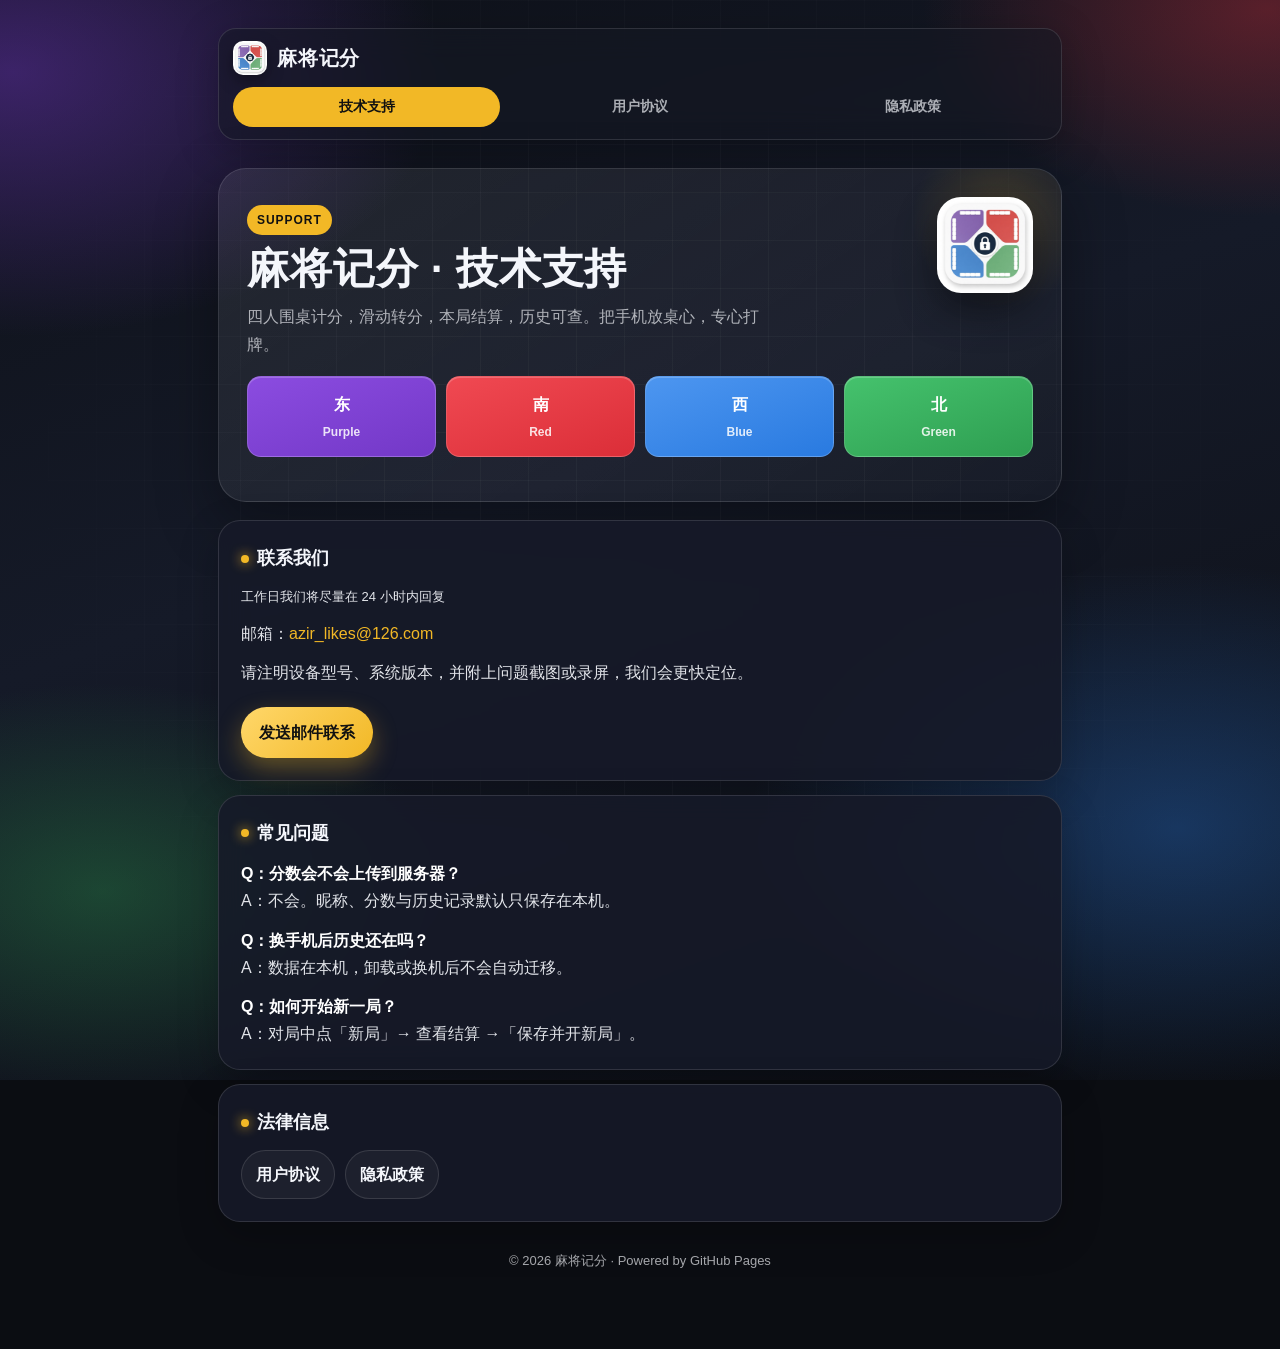
<file: index.html>
<!DOCTYPE html>
<html lang="zh-CN">
<head>
  <meta charset="utf-8">
  <meta name="viewport" content="width=device-width, initial-scale=1">
  <meta name="theme-color" content="#0b0d12">
  <title>麻将记分 · 技术支持</title>
  <style>
:root {
  --east: #7338c7;
  --south: #db2e38;
  --west: #297ae0;
  --north: #2e9e51;
  --gold: #f2b826;
  --bg0: #0b0d12;
  --bg1: #141824;
  --text: #f4f6fb;
  --muted: rgba(244, 246, 251, 0.68);
  --glass: rgba(22, 26, 40, 0.88);
  --stroke: rgba(255, 255, 255, 0.12);
}

* { box-sizing: border-box; }
html { scroll-behavior: smooth; }
body {
  margin: 0;
  min-height: 100vh;
  color-scheme: dark;
  font-family: "SF Pro Display", -apple-system, BlinkMacSystemFont, "PingFang SC", "Hiragino Sans GB", "Microsoft YaHei", sans-serif;
  color: var(--text);
  background: var(--bg0);
  line-height: 1.7;
  overflow-x: hidden;
}

body::before {
  content: "";
  position: fixed;
  inset: -20%;
  z-index: -2;
  background:
    radial-gradient(40% 35% at 15% 20%, rgba(115, 56, 199, 0.45), transparent 60%),
    radial-gradient(35% 30% at 85% 15%, rgba(219, 46, 56, 0.35), transparent 55%),
    radial-gradient(40% 35% at 80% 80%, rgba(41, 122, 224, 0.35), transparent 60%),
    radial-gradient(35% 30% at 20% 85%, rgba(46, 158, 81, 0.35), transparent 55%),
    linear-gradient(160deg, #0b0d12, #151a28 50%, #0b0d12);
  animation: drift 18s ease-in-out infinite alternate;
}

body::after {
  content: "";
  position: fixed;
  inset: 0;
  z-index: -1;
  background-image:
    linear-gradient(rgba(255,255,255,0.03) 1px, transparent 1px),
    linear-gradient(90deg, rgba(255,255,255,0.03) 1px, transparent 1px);
  background-size: 48px 48px;
  mask-image: radial-gradient(circle at center, black 35%, transparent 85%);
  pointer-events: none;
}

@keyframes drift {
  from { transform: translate3d(-2%, -1%, 0) scale(1); }
  to { transform: translate3d(2%, 2%, 0) scale(1.05); }
}

a { color: var(--gold); text-decoration: none; }
a:hover { text-decoration: underline; }

.wrap {
  max-width: 880px;
  margin: 0 auto;
  padding: 28px 18px 64px;
}

.nav {
  display: flex;
  flex-direction: column;
  gap: 12px;
  align-items: stretch;
  margin-bottom: 28px;
  padding: 12px 14px;
  border: 1px solid var(--stroke);
  border-radius: 18px;
  background: rgba(20, 24, 36, 0.55);
  backdrop-filter: blur(16px);
  -webkit-backdrop-filter: blur(16px);
  box-shadow: 0 10px 40px rgba(0,0,0,.25);
}

.brand {
  display: inline-flex;
  align-items: center;
  gap: 10px;
  font-weight: 800;
  font-size: 20px;
  color: var(--text);
  letter-spacing: 0.04em;
  text-decoration: none !important;
  flex: 0 0 auto;
  width: fit-content;
}

.brand-mark {
  width: 34px;
  height: 34px;
  border-radius: 10px;
  object-fit: cover;
  display: block;
  box-shadow: 0 6px 16px rgba(0,0,0,.35);
  background: #111;
}

.hero-logo {
  position: absolute;
  right: 28px;
  top: 28px;
  width: 96px;
  height: 96px;
  border-radius: 24px;
  object-fit: cover;
  z-index: 1;
  box-shadow: 0 16px 40px rgba(0,0,0,.45);
}

.nav-links {
  display: grid;
  grid-template-columns: repeat(3, minmax(0, 1fr));
  gap: 6px;
  width: 100%;
  min-width: 0;
}

.nav-links a {
  color: var(--muted);
  font-size: 14px;
  font-weight: 600;
  padding: 8px 10px;
  border-radius: 999px;
  transition: .2s ease;
  text-decoration: none !important;
  white-space: nowrap;
  text-align: center;
  min-width: 0;
}
.nav-links a:hover,
.nav-links a.active {
  color: #111;
  background: var(--gold);
}

.hero {
  position: relative;
  overflow: hidden;
  border-radius: 28px;
  padding: 36px 28px;
  margin-bottom: 18px;
  border: 1px solid var(--stroke);
  background: linear-gradient(145deg, rgba(255,255,255,.08), rgba(255,255,255,.02));
  box-shadow: 0 20px 60px rgba(0,0,0,.35);
  animation: rise .7s ease both;
}

.hero::before {
  content: "";
  position: absolute;
  width: 180px;
  height: 180px;
  right: -30px;
  top: -40px;
  border-radius: 50%;
  background: radial-gradient(circle, rgba(242,184,38,.18), transparent 70%);
  pointer-events: none;
}

.hero::after { content: none; }

@keyframes spin { to { transform: rotate(360deg); } }
@keyframes rise {
  from { opacity: 0; transform: translateY(18px); }
  to { opacity: 1; transform: none; }
}

.eyebrow {
  display: inline-block;
  margin-bottom: 10px;
  padding: 5px 10px;
  border-radius: 999px;
  font-size: 12px;
  font-weight: 700;
  letter-spacing: .08em;
  color: #111;
  background: var(--gold);
}
.hero h1 {
  position: relative;
  z-index: 1;
  margin: 0 0 10px;
  font-size: clamp(28px, 5vw, 42px);
  line-height: 1.15;
  letter-spacing: .02em;
}
.hero p {
  position: relative;
  z-index: 1;
  margin: 0;
  max-width: 520px;
  color: var(--muted);
  font-size: 16px;
}

.winds {
  position: relative;
  z-index: 1;
  display: grid;
  grid-template-columns: repeat(4, 1fr);
  gap: 10px;
  margin: 18px 0 8px;
}
.wind {
  border-radius: 14px;
  padding: 14px 10px;
  text-align: center;
  font-weight: 800;
  color: #fff;
  border: 1px solid rgba(255,255,255,.18);
  box-shadow: inset 0 1px 0 rgba(255,255,255,.2);
  animation: rise .8s ease both;
}
.wind:nth-child(1) { background: linear-gradient(160deg, #8b4ce0, var(--east)); animation-delay: .05s; }
.wind:nth-child(2) { background: linear-gradient(160deg, #f04952, var(--south)); animation-delay: .1s; }
.wind:nth-child(3) { background: linear-gradient(160deg, #4d96f0, var(--west)); animation-delay: .15s; }
.wind:nth-child(4) { background: linear-gradient(160deg, #45c26d, var(--north)); animation-delay: .2s; }
.wind small { display: block; margin-top: 4px; font-weight: 600; opacity: .85; font-size: 12px; }

.card {
  background: var(--glass);
  border: 1px solid var(--stroke);
  border-radius: 22px;
  padding: 22px;
  margin-bottom: 14px;
  backdrop-filter: blur(14px);
  -webkit-backdrop-filter: blur(14px);
  box-shadow: 0 14px 40px rgba(0,0,0,.22);
  animation: rise .75s ease both;
}
.card:nth-of-type(2) { animation-delay: .05s; }
.card:nth-of-type(3) { animation-delay: .1s; }
.card h2 {
  margin: 0 0 12px;
  font-size: 18px;
  display: flex;
  align-items: center;
  gap: 8px;
}
.card h2::before {
  content: "";
  width: 8px;
  height: 8px;
  border-radius: 50%;
  background: var(--gold);
  box-shadow: 0 0 12px var(--gold);
}
.meta { color: var(--muted); font-size: 13px; }
.card p { margin: 0 0 12px; color: rgba(244,246,251,.92); }
.card p:last-child { margin-bottom: 0; }

.btn {
  display: inline-flex;
  align-items: center;
  gap: 8px;
  margin-top: 8px;
  padding: 12px 18px;
  border-radius: 999px;
  font-weight: 800;
  color: #111 !important;
  background: linear-gradient(135deg, #ffd76a, var(--gold));
  box-shadow: 0 10px 24px rgba(242, 184, 38, .35);
  text-decoration: none !important;
  transition: transform .15s ease, box-shadow .15s ease;
}
.btn:hover {
  transform: translateY(-2px);
  box-shadow: 0 14px 28px rgba(242, 184, 38, .45);
}

.faq strong { color: #fff; }
.links-row {
  display: flex;
  flex-wrap: wrap;
  gap: 10px;
}
.chip {
  display: inline-flex;
  padding: 10px 14px;
  border-radius: 999px;
  border: 1px solid var(--stroke);
  background: rgba(255,255,255,.04);
  color: var(--text) !important;
  font-weight: 700;
  text-decoration: none !important;
}
.chip:hover { border-color: var(--gold); color: var(--gold) !important; }

.footer {
  margin-top: 28px;
  color: var(--muted);
  font-size: 13px;
  text-align: center;
}

article.card h1 { margin: 0 0 6px; font-size: clamp(26px, 4vw, 34px); }
article.card h2 {
  margin-top: 26px;
  font-size: 17px;
}
article.card h2::before { background: var(--east); box-shadow: 0 0 12px var(--east); }
article.card ul { padding-left: 20px; color: rgba(244,246,251,.92); }
article.card, article.card p, article.card li { color: rgba(244,246,251,.92); }
article.card li { margin: 8px 0; }

@media (max-width: 640px) {
  .wrap { padding: 18px 12px 48px; }
  .nav { padding: 12px; }
  .nav-links a {
    padding: 9px 4px;
    font-size: 13px;
  }
  .winds { grid-template-columns: repeat(2, 1fr); }
  .hero { padding: 28px 20px; padding-right: 110px; }
  .hero-logo { right: 16px; top: 16px; width: 72px; height: 72px; border-radius: 18px; }
}
  </style>
</head>
<body>
  <div class="wrap">
    <nav class="nav">
      <a class="brand" href="index.html"><img class="brand-mark" src="app-icon.png" width="34" height="34" alt="麻将记分">麻将记分</a>
      <div class="nav-links">
        <a class="active" href="index.html">技术支持</a>
        <a href="terms.html">用户协议</a>
        <a href="privacy.html">隐私政策</a>
      </div>
    </nav>

    <section class="hero">
      <img class="hero-logo" src="app-icon.png" width="96" height="96" alt="麻将记分应用图标">
      <div class="eyebrow">SUPPORT</div>
      <h1>麻将记分 · 技术支持</h1>
      <p>四人围桌计分，滑动转分，本局结算，历史可查。把手机放桌心，专心打牌。</p>
      <div class="winds">
        <div class="wind">东<small>Purple</small></div>
        <div class="wind">南<small>Red</small></div>
        <div class="wind">西<small>Blue</small></div>
        <div class="wind">北<small>Green</small></div>
      </div>
    </section>

    <section class="card">
      <h2>联系我们</h2>
      <p class="meta">工作日我们将尽量在 24 小时内回复</p>
      <p>邮箱：<a href="mailto:azir_likes@126.com">azir_likes@126.com</a></p>
      <p>请注明设备型号、系统版本，并附上问题截图或录屏，我们会更快定位。</p>
      <a class="btn" href="mailto:azir_likes@126.com">发送邮件联系</a>
    </section>

    <section class="card faq">
      <h2>常见问题</h2>
      <p><strong>Q：分数会不会上传到服务器？</strong><br>A：不会。昵称、分数与历史记录默认只保存在本机。</p>
      <p><strong>Q：换手机后历史还在吗？</strong><br>A：数据在本机，卸载或换机后不会自动迁移。</p>
      <p><strong>Q：如何开始新一局？</strong><br>A：对局中点「新局」→ 查看结算 →「保存并开新局」。</p>
    </section>

    <section class="card">
      <h2>法律信息</h2>
      <div class="links-row">
        <a class="chip" href="terms.html">用户协议</a>
        <a class="chip" href="privacy.html">隐私政策</a>
      </div>
    </section>

    <p class="footer">© 2026 麻将记分 · Powered by GitHub Pages</p>
  </div>
</body>
</html>
</file>
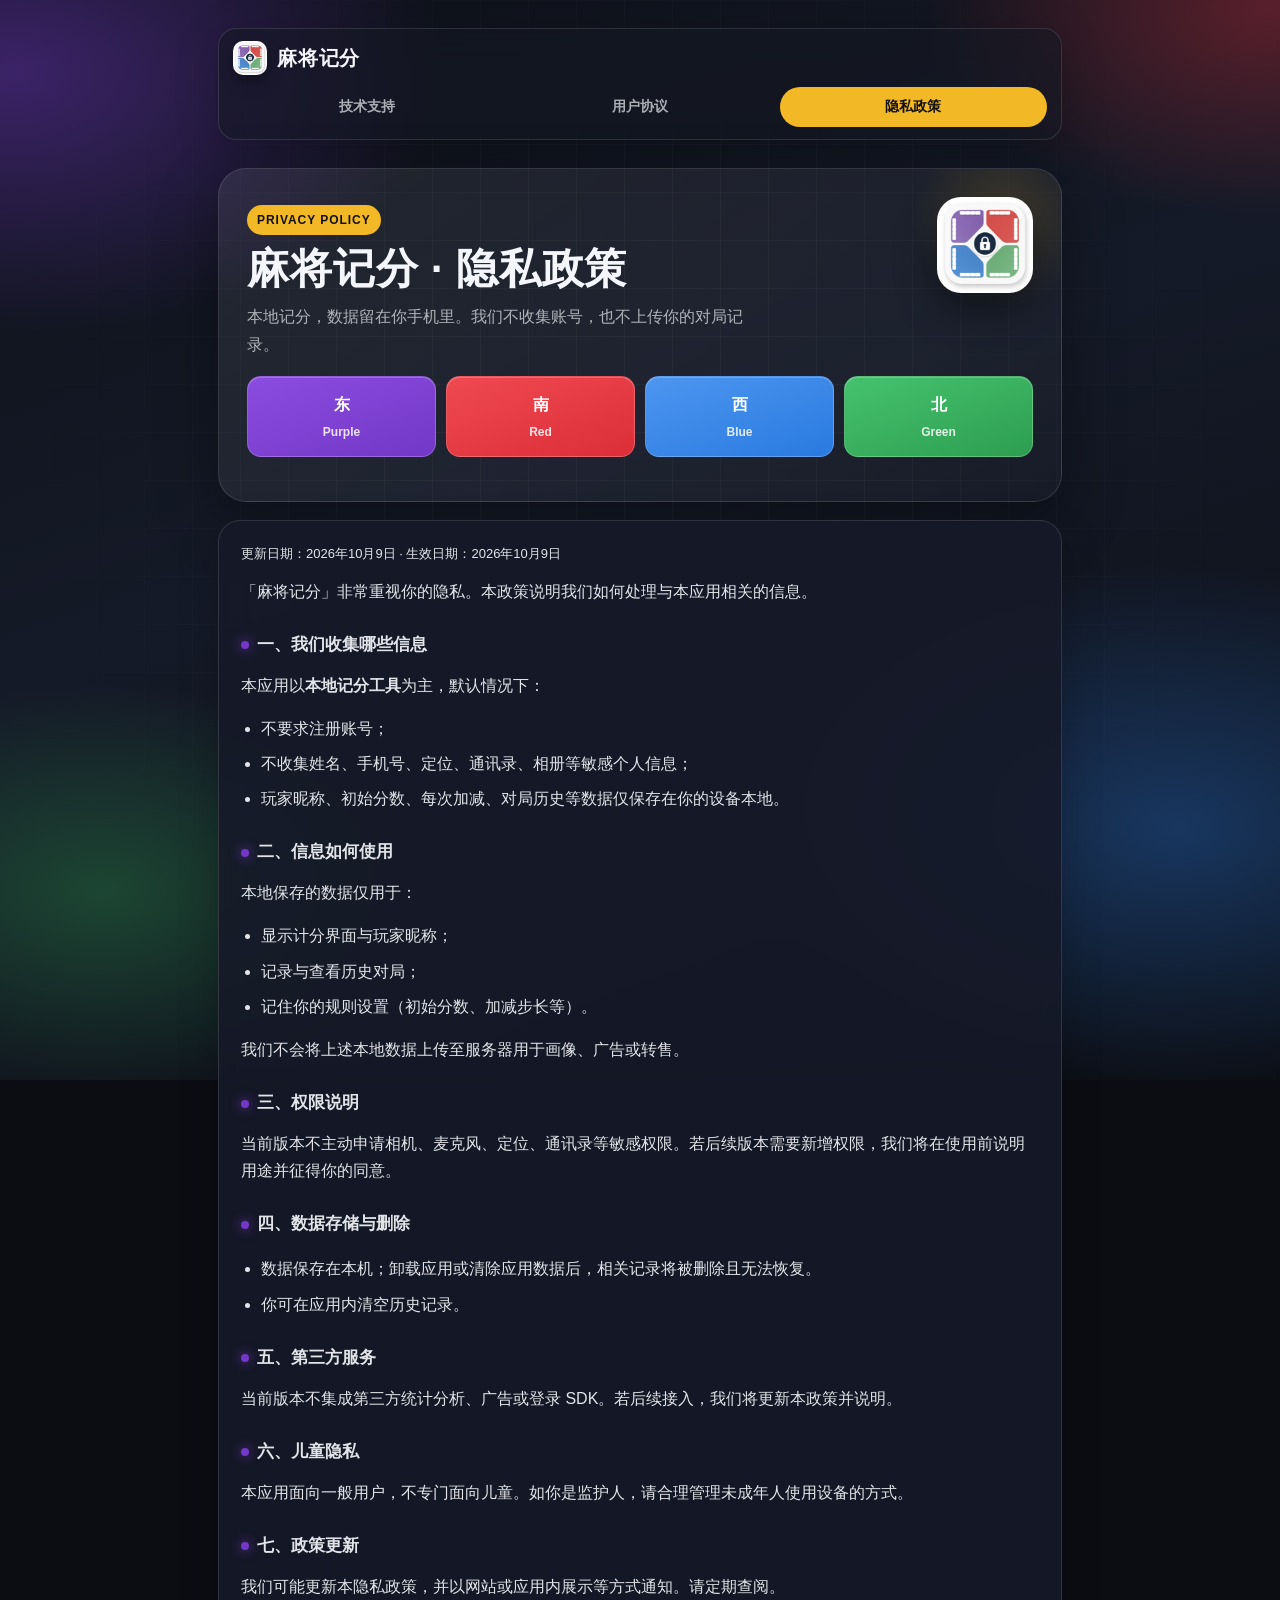
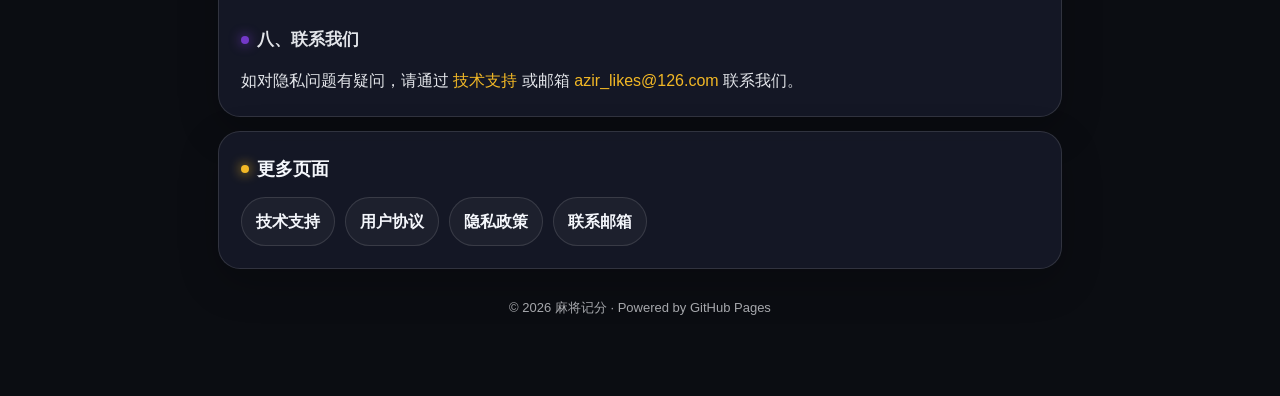
<file: privacy.html>
<!DOCTYPE html>
<html lang="zh-CN">
<head>
  <meta charset="utf-8">
  <meta name="viewport" content="width=device-width, initial-scale=1">
  <meta name="theme-color" content="#0b0d12">
  <title>麻将记分 · 隐私政策</title>
  <style>
:root {
  --east: #7338c7;
  --south: #db2e38;
  --west: #297ae0;
  --north: #2e9e51;
  --gold: #f2b826;
  --bg0: #0b0d12;
  --bg1: #141824;
  --text: #f4f6fb;
  --muted: rgba(244, 246, 251, 0.68);
  --glass: rgba(22, 26, 40, 0.88);
  --stroke: rgba(255, 255, 255, 0.12);
}

* { box-sizing: border-box; }
html { scroll-behavior: smooth; }
body {
  margin: 0;
  min-height: 100vh;
  color-scheme: dark;
  font-family: "SF Pro Display", -apple-system, BlinkMacSystemFont, "PingFang SC", "Hiragino Sans GB", "Microsoft YaHei", sans-serif;
  color: var(--text);
  background: var(--bg0);
  line-height: 1.7;
  overflow-x: hidden;
}

body::before {
  content: "";
  position: fixed;
  inset: -20%;
  z-index: -2;
  background:
    radial-gradient(40% 35% at 15% 20%, rgba(115, 56, 199, 0.45), transparent 60%),
    radial-gradient(35% 30% at 85% 15%, rgba(219, 46, 56, 0.35), transparent 55%),
    radial-gradient(40% 35% at 80% 80%, rgba(41, 122, 224, 0.35), transparent 60%),
    radial-gradient(35% 30% at 20% 85%, rgba(46, 158, 81, 0.35), transparent 55%),
    linear-gradient(160deg, #0b0d12, #151a28 50%, #0b0d12);
  animation: drift 18s ease-in-out infinite alternate;
}

body::after {
  content: "";
  position: fixed;
  inset: 0;
  z-index: -1;
  background-image:
    linear-gradient(rgba(255,255,255,0.03) 1px, transparent 1px),
    linear-gradient(90deg, rgba(255,255,255,0.03) 1px, transparent 1px);
  background-size: 48px 48px;
  mask-image: radial-gradient(circle at center, black 35%, transparent 85%);
  pointer-events: none;
}

@keyframes drift {
  from { transform: translate3d(-2%, -1%, 0) scale(1); }
  to { transform: translate3d(2%, 2%, 0) scale(1.05); }
}

a { color: var(--gold); text-decoration: none; }
a:hover { text-decoration: underline; }

.wrap {
  max-width: 880px;
  margin: 0 auto;
  padding: 28px 18px 64px;
}

.nav {
  display: flex;
  flex-direction: column;
  gap: 12px;
  align-items: stretch;
  margin-bottom: 28px;
  padding: 12px 14px;
  border: 1px solid var(--stroke);
  border-radius: 18px;
  background: rgba(20, 24, 36, 0.55);
  backdrop-filter: blur(16px);
  -webkit-backdrop-filter: blur(16px);
  box-shadow: 0 10px 40px rgba(0,0,0,.25);
}

.brand {
  display: inline-flex;
  align-items: center;
  gap: 10px;
  font-weight: 800;
  font-size: 20px;
  color: var(--text);
  letter-spacing: 0.04em;
  text-decoration: none !important;
  flex: 0 0 auto;
  width: fit-content;
}

.brand-mark {
  width: 34px;
  height: 34px;
  border-radius: 10px;
  object-fit: cover;
  display: block;
  box-shadow: 0 6px 16px rgba(0,0,0,.35);
  background: #111;
}

.hero-logo {
  position: absolute;
  right: 28px;
  top: 28px;
  width: 96px;
  height: 96px;
  border-radius: 24px;
  object-fit: cover;
  z-index: 1;
  box-shadow: 0 16px 40px rgba(0,0,0,.45);
}

.nav-links {
  display: grid;
  grid-template-columns: repeat(3, minmax(0, 1fr));
  gap: 6px;
  width: 100%;
  min-width: 0;
}

.nav-links a {
  color: var(--muted);
  font-size: 14px;
  font-weight: 600;
  padding: 8px 10px;
  border-radius: 999px;
  transition: .2s ease;
  text-decoration: none !important;
  white-space: nowrap;
  text-align: center;
  min-width: 0;
}
.nav-links a:hover,
.nav-links a.active {
  color: #111;
  background: var(--gold);
}

.hero {
  position: relative;
  overflow: hidden;
  border-radius: 28px;
  padding: 36px 28px;
  margin-bottom: 18px;
  border: 1px solid var(--stroke);
  background: linear-gradient(145deg, rgba(255,255,255,.08), rgba(255,255,255,.02));
  box-shadow: 0 20px 60px rgba(0,0,0,.35);
  animation: rise .7s ease both;
}

.hero::before {
  content: "";
  position: absolute;
  width: 180px;
  height: 180px;
  right: -30px;
  top: -40px;
  border-radius: 50%;
  background: radial-gradient(circle, rgba(242,184,38,.18), transparent 70%);
  pointer-events: none;
}

.hero::after { content: none; }

@keyframes spin { to { transform: rotate(360deg); } }
@keyframes rise {
  from { opacity: 0; transform: translateY(18px); }
  to { opacity: 1; transform: none; }
}

.eyebrow {
  display: inline-block;
  margin-bottom: 10px;
  padding: 5px 10px;
  border-radius: 999px;
  font-size: 12px;
  font-weight: 700;
  letter-spacing: .08em;
  color: #111;
  background: var(--gold);
}
.hero h1 {
  position: relative;
  z-index: 1;
  margin: 0 0 10px;
  font-size: clamp(28px, 5vw, 42px);
  line-height: 1.15;
  letter-spacing: .02em;
}
.hero p {
  position: relative;
  z-index: 1;
  margin: 0;
  max-width: 520px;
  color: var(--muted);
  font-size: 16px;
}

.winds {
  position: relative;
  z-index: 1;
  display: grid;
  grid-template-columns: repeat(4, 1fr);
  gap: 10px;
  margin: 18px 0 8px;
}
.wind {
  border-radius: 14px;
  padding: 14px 10px;
  text-align: center;
  font-weight: 800;
  color: #fff;
  border: 1px solid rgba(255,255,255,.18);
  box-shadow: inset 0 1px 0 rgba(255,255,255,.2);
  animation: rise .8s ease both;
}
.wind:nth-child(1) { background: linear-gradient(160deg, #8b4ce0, var(--east)); animation-delay: .05s; }
.wind:nth-child(2) { background: linear-gradient(160deg, #f04952, var(--south)); animation-delay: .1s; }
.wind:nth-child(3) { background: linear-gradient(160deg, #4d96f0, var(--west)); animation-delay: .15s; }
.wind:nth-child(4) { background: linear-gradient(160deg, #45c26d, var(--north)); animation-delay: .2s; }
.wind small { display: block; margin-top: 4px; font-weight: 600; opacity: .85; font-size: 12px; }

.card {
  background: var(--glass);
  border: 1px solid var(--stroke);
  border-radius: 22px;
  padding: 22px;
  margin-bottom: 14px;
  backdrop-filter: blur(14px);
  -webkit-backdrop-filter: blur(14px);
  box-shadow: 0 14px 40px rgba(0,0,0,.22);
  animation: rise .75s ease both;
}
.card:nth-of-type(2) { animation-delay: .05s; }
.card:nth-of-type(3) { animation-delay: .1s; }
.card h2 {
  margin: 0 0 12px;
  font-size: 18px;
  display: flex;
  align-items: center;
  gap: 8px;
}
.card h2::before {
  content: "";
  width: 8px;
  height: 8px;
  border-radius: 50%;
  background: var(--gold);
  box-shadow: 0 0 12px var(--gold);
}
.meta { color: var(--muted); font-size: 13px; }
.card p { margin: 0 0 12px; color: rgba(244,246,251,.92); }
.card p:last-child { margin-bottom: 0; }

.btn {
  display: inline-flex;
  align-items: center;
  gap: 8px;
  margin-top: 8px;
  padding: 12px 18px;
  border-radius: 999px;
  font-weight: 800;
  color: #111 !important;
  background: linear-gradient(135deg, #ffd76a, var(--gold));
  box-shadow: 0 10px 24px rgba(242, 184, 38, .35);
  text-decoration: none !important;
  transition: transform .15s ease, box-shadow .15s ease;
}
.btn:hover {
  transform: translateY(-2px);
  box-shadow: 0 14px 28px rgba(242, 184, 38, .45);
}

.faq strong { color: #fff; }
.links-row {
  display: flex;
  flex-wrap: wrap;
  gap: 10px;
}
.chip {
  display: inline-flex;
  padding: 10px 14px;
  border-radius: 999px;
  border: 1px solid var(--stroke);
  background: rgba(255,255,255,.04);
  color: var(--text) !important;
  font-weight: 700;
  text-decoration: none !important;
}
.chip:hover { border-color: var(--gold); color: var(--gold) !important; }

.footer {
  margin-top: 28px;
  color: var(--muted);
  font-size: 13px;
  text-align: center;
}

article.card h1 { margin: 0 0 6px; font-size: clamp(26px, 4vw, 34px); }
article.card h2 {
  margin-top: 26px;
  font-size: 17px;
}
article.card h2::before { background: var(--east); box-shadow: 0 0 12px var(--east); }
article.card ul { padding-left: 20px; color: rgba(244,246,251,.92); }
article.card, article.card p, article.card li { color: rgba(244,246,251,.92); }
article.card li { margin: 8px 0; }

@media (max-width: 640px) {
  .wrap { padding: 18px 12px 48px; }
  .nav { padding: 12px; }
  .nav-links a {
    padding: 9px 4px;
    font-size: 13px;
  }
  .winds { grid-template-columns: repeat(2, 1fr); }
  .hero { padding: 28px 20px; padding-right: 110px; }
  .hero-logo { right: 16px; top: 16px; width: 72px; height: 72px; border-radius: 18px; }
}
  </style>
</head>
<body>
  <div class="wrap">
    <nav class="nav">
      <a class="brand" href="index.html"><img class="brand-mark" src="app-icon.png" width="34" height="34" alt="麻将记分">麻将记分</a>
      <div class="nav-links">
        <a href="index.html">技术支持</a>
        <a href="terms.html">用户协议</a>
        <a class="active" href="privacy.html">隐私政策</a>
      </div>
    </nav>

    <section class="hero">
      <img class="hero-logo" src="app-icon.png" width="96" height="96" alt="麻将记分应用图标">
      <div class="eyebrow">PRIVACY POLICY</div>
      <h1>麻将记分 · 隐私政策</h1>
      <p>本地记分，数据留在你手机里。我们不收集账号，也不上传你的对局记录。</p>
      <div class="winds">
        <div class="wind">东<small>Purple</small></div>
        <div class="wind">南<small>Red</small></div>
        <div class="wind">西<small>Blue</small></div>
        <div class="wind">北<small>Green</small></div>
      </div>
    </section>

    <article class="card">
      <p class="meta">更新日期：2026年10月9日 · 生效日期：2026年10月9日</p>
      <p>「麻将记分」非常重视你的隐私。本政策说明我们如何处理与本应用相关的信息。</p>
      <h2>一、我们收集哪些信息</h2>
      <p>本应用以<strong>本地记分工具</strong>为主，默认情况下：</p>
      <ul>
        <li>不要求注册账号；</li>
        <li>不收集姓名、手机号、定位、通讯录、相册等敏感个人信息；</li>
        <li>玩家昵称、初始分数、每次加减、对局历史等数据仅保存在你的设备本地。</li>
      </ul>
      <h2>二、信息如何使用</h2>
      <p>本地保存的数据仅用于：</p>
      <ul>
        <li>显示计分界面与玩家昵称；</li>
        <li>记录与查看历史对局；</li>
        <li>记住你的规则设置（初始分数、加减步长等）。</li>
      </ul>
      <p>我们不会将上述本地数据上传至服务器用于画像、广告或转售。</p>
      <h2>三、权限说明</h2>
      <p>当前版本不主动申请相机、麦克风、定位、通讯录等敏感权限。若后续版本需要新增权限，我们将在使用前说明用途并征得你的同意。</p>
      <h2>四、数据存储与删除</h2>
      <ul>
        <li>数据保存在本机；卸载应用或清除应用数据后，相关记录将被删除且无法恢复。</li>
        <li>你可在应用内清空历史记录。</li>
      </ul>
      <h2>五、第三方服务</h2>
      <p>当前版本不集成第三方统计分析、广告或登录 SDK。若后续接入，我们将更新本政策并说明。</p>
      <h2>六、儿童隐私</h2>
      <p>本应用面向一般用户，不专门面向儿童。如你是监护人，请合理管理未成年人使用设备的方式。</p>
      <h2>七、政策更新</h2>
      <p>我们可能更新本隐私政策，并以网站或应用内展示等方式通知。请定期查阅。</p>
      <h2>八、联系我们</h2>
      <p>如对隐私问题有疑问，请通过 <a href="index.html">技术支持</a> 或邮箱 <a href="mailto:azir_likes@126.com">azir_likes@126.com</a> 联系我们。</p>
    </article>

    <section class="card">
      <h2>更多页面</h2>
      <div class="links-row">
        <a class="chip" href="index.html">技术支持</a>
        <a class="chip" href="terms.html">用户协议</a>
        <a class="chip" href="privacy.html">隐私政策</a>
        <a class="chip" href="mailto:azir_likes@126.com">联系邮箱</a>
      </div>
    </section>

    <p class="footer">© 2026 麻将记分 · Powered by GitHub Pages</p>
  </div>
</body>
</html>
</file>
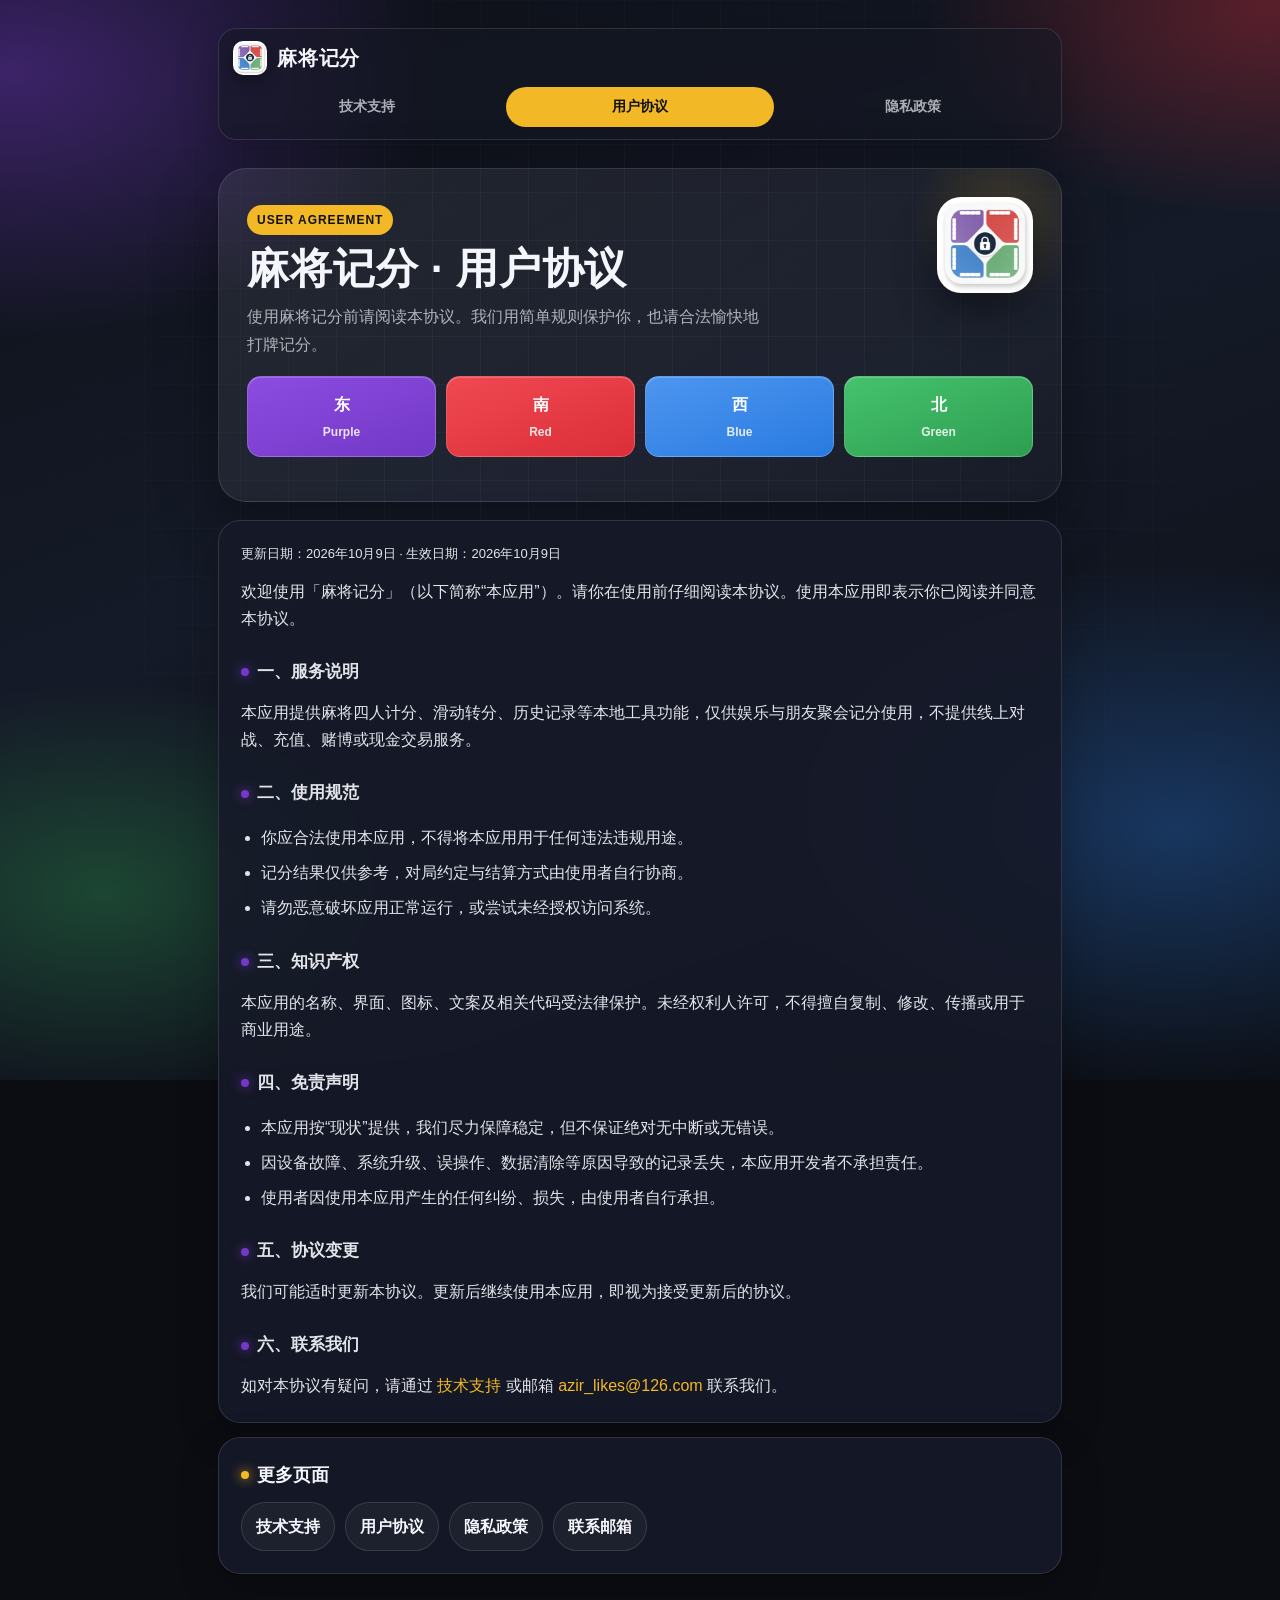
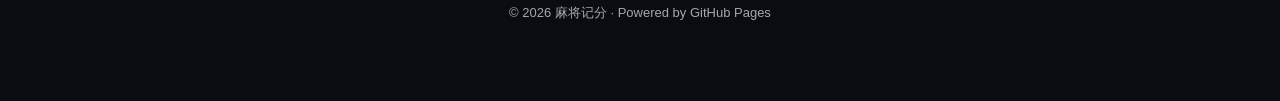
<file: terms.html>
<!DOCTYPE html>
<html lang="zh-CN">
<head>
  <meta charset="utf-8">
  <meta name="viewport" content="width=device-width, initial-scale=1">
  <meta name="theme-color" content="#0b0d12">
  <title>麻将记分 · 用户协议</title>
  <style>
:root {
  --east: #7338c7;
  --south: #db2e38;
  --west: #297ae0;
  --north: #2e9e51;
  --gold: #f2b826;
  --bg0: #0b0d12;
  --bg1: #141824;
  --text: #f4f6fb;
  --muted: rgba(244, 246, 251, 0.68);
  --glass: rgba(22, 26, 40, 0.88);
  --stroke: rgba(255, 255, 255, 0.12);
}

* { box-sizing: border-box; }
html { scroll-behavior: smooth; }
body {
  margin: 0;
  min-height: 100vh;
  color-scheme: dark;
  font-family: "SF Pro Display", -apple-system, BlinkMacSystemFont, "PingFang SC", "Hiragino Sans GB", "Microsoft YaHei", sans-serif;
  color: var(--text);
  background: var(--bg0);
  line-height: 1.7;
  overflow-x: hidden;
}

body::before {
  content: "";
  position: fixed;
  inset: -20%;
  z-index: -2;
  background:
    radial-gradient(40% 35% at 15% 20%, rgba(115, 56, 199, 0.45), transparent 60%),
    radial-gradient(35% 30% at 85% 15%, rgba(219, 46, 56, 0.35), transparent 55%),
    radial-gradient(40% 35% at 80% 80%, rgba(41, 122, 224, 0.35), transparent 60%),
    radial-gradient(35% 30% at 20% 85%, rgba(46, 158, 81, 0.35), transparent 55%),
    linear-gradient(160deg, #0b0d12, #151a28 50%, #0b0d12);
  animation: drift 18s ease-in-out infinite alternate;
}

body::after {
  content: "";
  position: fixed;
  inset: 0;
  z-index: -1;
  background-image:
    linear-gradient(rgba(255,255,255,0.03) 1px, transparent 1px),
    linear-gradient(90deg, rgba(255,255,255,0.03) 1px, transparent 1px);
  background-size: 48px 48px;
  mask-image: radial-gradient(circle at center, black 35%, transparent 85%);
  pointer-events: none;
}

@keyframes drift {
  from { transform: translate3d(-2%, -1%, 0) scale(1); }
  to { transform: translate3d(2%, 2%, 0) scale(1.05); }
}

a { color: var(--gold); text-decoration: none; }
a:hover { text-decoration: underline; }

.wrap {
  max-width: 880px;
  margin: 0 auto;
  padding: 28px 18px 64px;
}

.nav {
  display: flex;
  flex-direction: column;
  gap: 12px;
  align-items: stretch;
  margin-bottom: 28px;
  padding: 12px 14px;
  border: 1px solid var(--stroke);
  border-radius: 18px;
  background: rgba(20, 24, 36, 0.55);
  backdrop-filter: blur(16px);
  -webkit-backdrop-filter: blur(16px);
  box-shadow: 0 10px 40px rgba(0,0,0,.25);
}

.brand {
  display: inline-flex;
  align-items: center;
  gap: 10px;
  font-weight: 800;
  font-size: 20px;
  color: var(--text);
  letter-spacing: 0.04em;
  text-decoration: none !important;
  flex: 0 0 auto;
  width: fit-content;
}

.brand-mark {
  width: 34px;
  height: 34px;
  border-radius: 10px;
  object-fit: cover;
  display: block;
  box-shadow: 0 6px 16px rgba(0,0,0,.35);
  background: #111;
}

.hero-logo {
  position: absolute;
  right: 28px;
  top: 28px;
  width: 96px;
  height: 96px;
  border-radius: 24px;
  object-fit: cover;
  z-index: 1;
  box-shadow: 0 16px 40px rgba(0,0,0,.45);
}

.nav-links {
  display: grid;
  grid-template-columns: repeat(3, minmax(0, 1fr));
  gap: 6px;
  width: 100%;
  min-width: 0;
}

.nav-links a {
  color: var(--muted);
  font-size: 14px;
  font-weight: 600;
  padding: 8px 10px;
  border-radius: 999px;
  transition: .2s ease;
  text-decoration: none !important;
  white-space: nowrap;
  text-align: center;
  min-width: 0;
}
.nav-links a:hover,
.nav-links a.active {
  color: #111;
  background: var(--gold);
}

.hero {
  position: relative;
  overflow: hidden;
  border-radius: 28px;
  padding: 36px 28px;
  margin-bottom: 18px;
  border: 1px solid var(--stroke);
  background: linear-gradient(145deg, rgba(255,255,255,.08), rgba(255,255,255,.02));
  box-shadow: 0 20px 60px rgba(0,0,0,.35);
  animation: rise .7s ease both;
}

.hero::before {
  content: "";
  position: absolute;
  width: 180px;
  height: 180px;
  right: -30px;
  top: -40px;
  border-radius: 50%;
  background: radial-gradient(circle, rgba(242,184,38,.18), transparent 70%);
  pointer-events: none;
}

.hero::after { content: none; }

@keyframes spin { to { transform: rotate(360deg); } }
@keyframes rise {
  from { opacity: 0; transform: translateY(18px); }
  to { opacity: 1; transform: none; }
}

.eyebrow {
  display: inline-block;
  margin-bottom: 10px;
  padding: 5px 10px;
  border-radius: 999px;
  font-size: 12px;
  font-weight: 700;
  letter-spacing: .08em;
  color: #111;
  background: var(--gold);
}
.hero h1 {
  position: relative;
  z-index: 1;
  margin: 0 0 10px;
  font-size: clamp(28px, 5vw, 42px);
  line-height: 1.15;
  letter-spacing: .02em;
}
.hero p {
  position: relative;
  z-index: 1;
  margin: 0;
  max-width: 520px;
  color: var(--muted);
  font-size: 16px;
}

.winds {
  position: relative;
  z-index: 1;
  display: grid;
  grid-template-columns: repeat(4, 1fr);
  gap: 10px;
  margin: 18px 0 8px;
}
.wind {
  border-radius: 14px;
  padding: 14px 10px;
  text-align: center;
  font-weight: 800;
  color: #fff;
  border: 1px solid rgba(255,255,255,.18);
  box-shadow: inset 0 1px 0 rgba(255,255,255,.2);
  animation: rise .8s ease both;
}
.wind:nth-child(1) { background: linear-gradient(160deg, #8b4ce0, var(--east)); animation-delay: .05s; }
.wind:nth-child(2) { background: linear-gradient(160deg, #f04952, var(--south)); animation-delay: .1s; }
.wind:nth-child(3) { background: linear-gradient(160deg, #4d96f0, var(--west)); animation-delay: .15s; }
.wind:nth-child(4) { background: linear-gradient(160deg, #45c26d, var(--north)); animation-delay: .2s; }
.wind small { display: block; margin-top: 4px; font-weight: 600; opacity: .85; font-size: 12px; }

.card {
  background: var(--glass);
  border: 1px solid var(--stroke);
  border-radius: 22px;
  padding: 22px;
  margin-bottom: 14px;
  backdrop-filter: blur(14px);
  -webkit-backdrop-filter: blur(14px);
  box-shadow: 0 14px 40px rgba(0,0,0,.22);
  animation: rise .75s ease both;
}
.card:nth-of-type(2) { animation-delay: .05s; }
.card:nth-of-type(3) { animation-delay: .1s; }
.card h2 {
  margin: 0 0 12px;
  font-size: 18px;
  display: flex;
  align-items: center;
  gap: 8px;
}
.card h2::before {
  content: "";
  width: 8px;
  height: 8px;
  border-radius: 50%;
  background: var(--gold);
  box-shadow: 0 0 12px var(--gold);
}
.meta { color: var(--muted); font-size: 13px; }
.card p { margin: 0 0 12px; color: rgba(244,246,251,.92); }
.card p:last-child { margin-bottom: 0; }

.btn {
  display: inline-flex;
  align-items: center;
  gap: 8px;
  margin-top: 8px;
  padding: 12px 18px;
  border-radius: 999px;
  font-weight: 800;
  color: #111 !important;
  background: linear-gradient(135deg, #ffd76a, var(--gold));
  box-shadow: 0 10px 24px rgba(242, 184, 38, .35);
  text-decoration: none !important;
  transition: transform .15s ease, box-shadow .15s ease;
}
.btn:hover {
  transform: translateY(-2px);
  box-shadow: 0 14px 28px rgba(242, 184, 38, .45);
}

.faq strong { color: #fff; }
.links-row {
  display: flex;
  flex-wrap: wrap;
  gap: 10px;
}
.chip {
  display: inline-flex;
  padding: 10px 14px;
  border-radius: 999px;
  border: 1px solid var(--stroke);
  background: rgba(255,255,255,.04);
  color: var(--text) !important;
  font-weight: 700;
  text-decoration: none !important;
}
.chip:hover { border-color: var(--gold); color: var(--gold) !important; }

.footer {
  margin-top: 28px;
  color: var(--muted);
  font-size: 13px;
  text-align: center;
}

article.card h1 { margin: 0 0 6px; font-size: clamp(26px, 4vw, 34px); }
article.card h2 {
  margin-top: 26px;
  font-size: 17px;
}
article.card h2::before { background: var(--east); box-shadow: 0 0 12px var(--east); }
article.card ul { padding-left: 20px; color: rgba(244,246,251,.92); }
article.card, article.card p, article.card li { color: rgba(244,246,251,.92); }
article.card li { margin: 8px 0; }

@media (max-width: 640px) {
  .wrap { padding: 18px 12px 48px; }
  .nav { padding: 12px; }
  .nav-links a {
    padding: 9px 4px;
    font-size: 13px;
  }
  .winds { grid-template-columns: repeat(2, 1fr); }
  .hero { padding: 28px 20px; padding-right: 110px; }
  .hero-logo { right: 16px; top: 16px; width: 72px; height: 72px; border-radius: 18px; }
}
  </style>
</head>
<body>
  <div class="wrap">
    <nav class="nav">
      <a class="brand" href="index.html"><img class="brand-mark" src="app-icon.png" width="34" height="34" alt="麻将记分">麻将记分</a>
      <div class="nav-links">
        <a href="index.html">技术支持</a>
        <a class="active" href="terms.html">用户协议</a>
        <a href="privacy.html">隐私政策</a>
      </div>
    </nav>

    <section class="hero">
      <img class="hero-logo" src="app-icon.png" width="96" height="96" alt="麻将记分应用图标">
      <div class="eyebrow">USER AGREEMENT</div>
      <h1>麻将记分 · 用户协议</h1>
      <p>使用麻将记分前请阅读本协议。我们用简单规则保护你，也请合法愉快地打牌记分。</p>
      <div class="winds">
        <div class="wind">东<small>Purple</small></div>
        <div class="wind">南<small>Red</small></div>
        <div class="wind">西<small>Blue</small></div>
        <div class="wind">北<small>Green</small></div>
      </div>
    </section>

    <article class="card">
      <p class="meta">更新日期：2026年10月9日 · 生效日期：2026年10月9日</p>
      <p>欢迎使用「麻将记分」（以下简称“本应用”）。请你在使用前仔细阅读本协议。使用本应用即表示你已阅读并同意本协议。</p>
      <h2>一、服务说明</h2>
      <p>本应用提供麻将四人计分、滑动转分、历史记录等本地工具功能，仅供娱乐与朋友聚会记分使用，不提供线上对战、充值、赌博或现金交易服务。</p>
      <h2>二、使用规范</h2>
      <ul>
        <li>你应合法使用本应用，不得将本应用用于任何违法违规用途。</li>
        <li>记分结果仅供参考，对局约定与结算方式由使用者自行协商。</li>
        <li>请勿恶意破坏应用正常运行，或尝试未经授权访问系统。</li>
      </ul>
      <h2>三、知识产权</h2>
      <p>本应用的名称、界面、图标、文案及相关代码受法律保护。未经权利人许可，不得擅自复制、修改、传播或用于商业用途。</p>
      <h2>四、免责声明</h2>
      <ul>
        <li>本应用按“现状”提供，我们尽力保障稳定，但不保证绝对无中断或无错误。</li>
        <li>因设备故障、系统升级、误操作、数据清除等原因导致的记录丢失，本应用开发者不承担责任。</li>
        <li>使用者因使用本应用产生的任何纠纷、损失，由使用者自行承担。</li>
      </ul>
      <h2>五、协议变更</h2>
      <p>我们可能适时更新本协议。更新后继续使用本应用，即视为接受更新后的协议。</p>
      <h2>六、联系我们</h2>
      <p>如对本协议有疑问，请通过 <a href="index.html">技术支持</a> 或邮箱 <a href="mailto:azir_likes@126.com">azir_likes@126.com</a> 联系我们。</p>
    </article>

    <section class="card">
      <h2>更多页面</h2>
      <div class="links-row">
        <a class="chip" href="index.html">技术支持</a>
        <a class="chip" href="terms.html">用户协议</a>
        <a class="chip" href="privacy.html">隐私政策</a>
        <a class="chip" href="mailto:azir_likes@126.com">联系邮箱</a>
      </div>
    </section>

    <p class="footer">© 2026 麻将记分 · Powered by GitHub Pages</p>
  </div>
</body>
</html>
</file>
